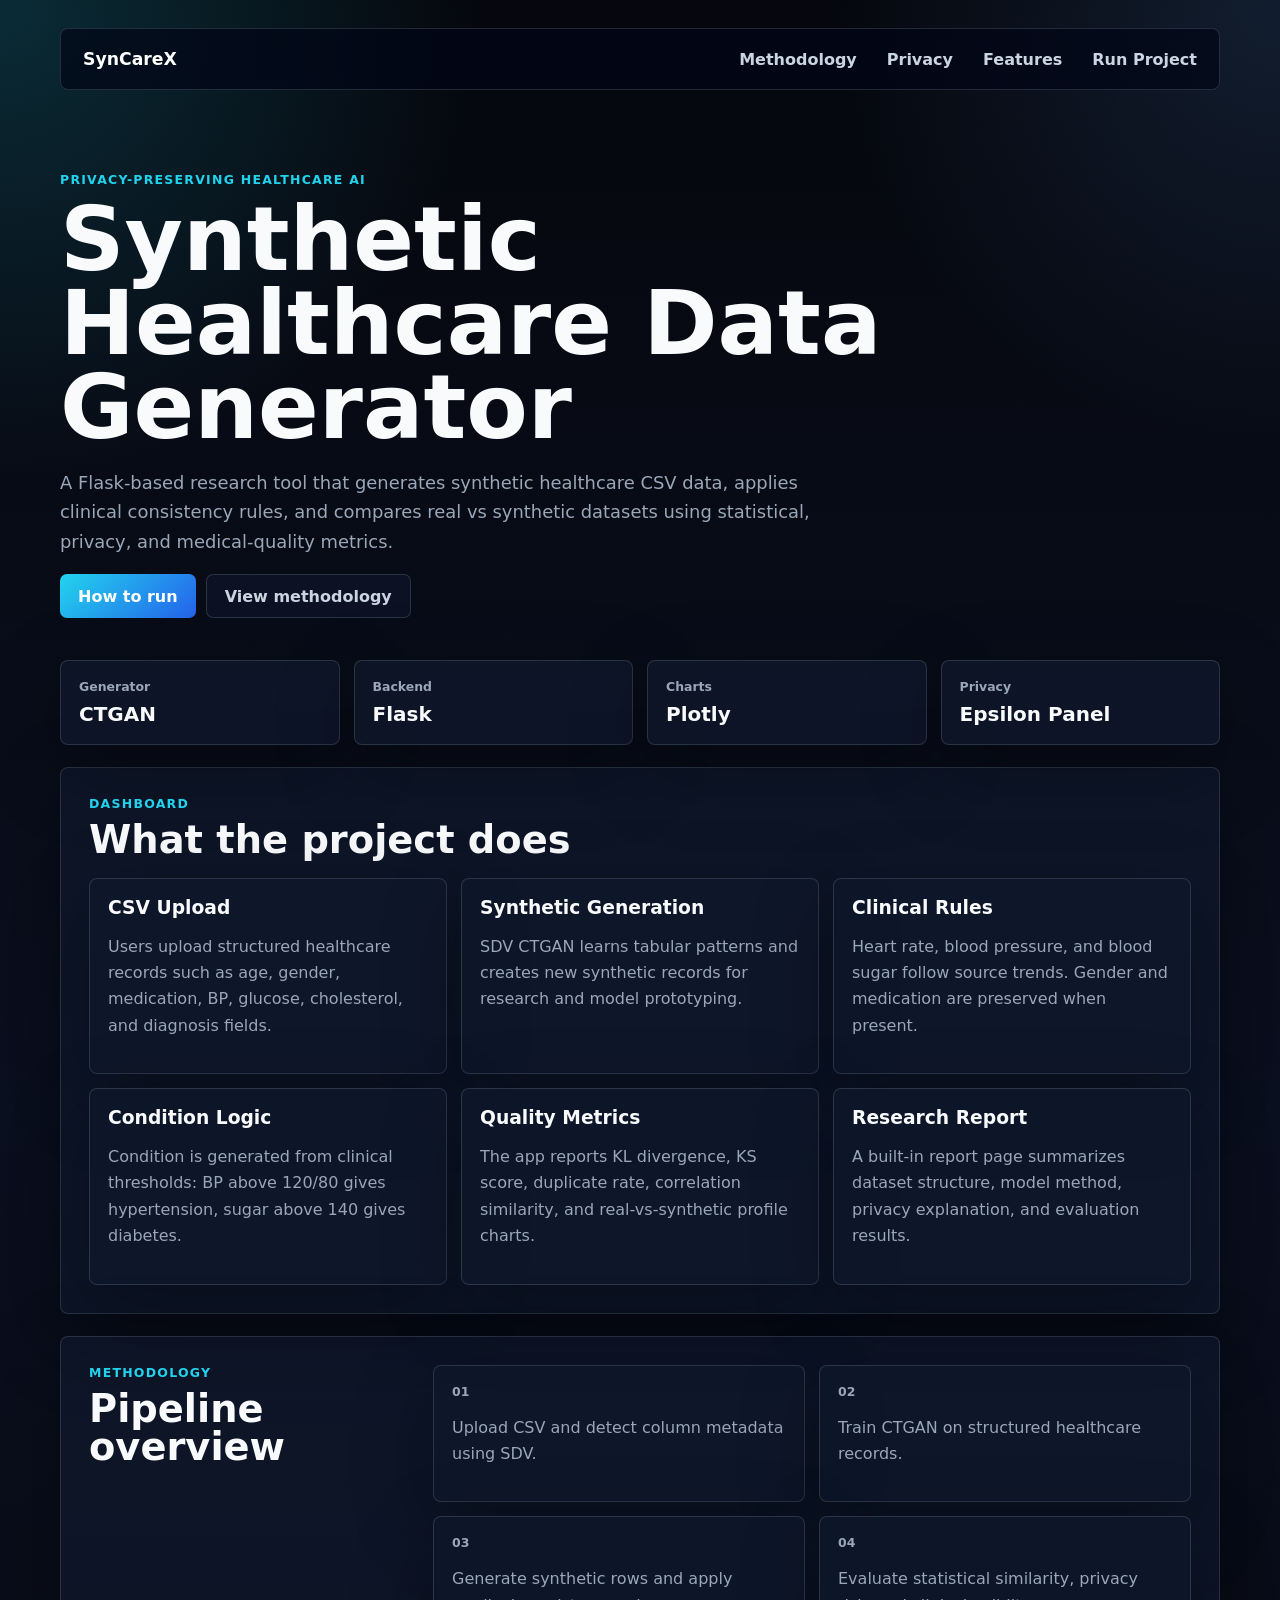
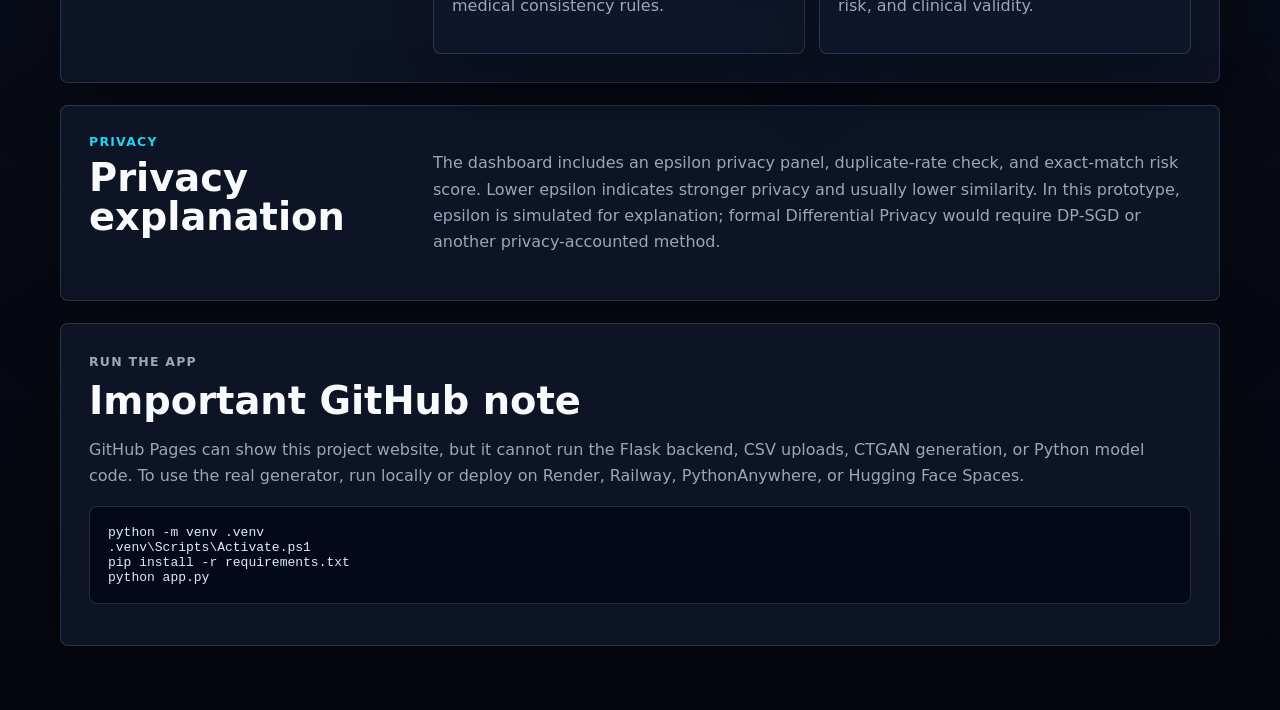
<file: templates/index.html>
<!DOCTYPE html>
<html lang="en">
<head>
    <meta charset="UTF-8">
    <meta name="viewport" content="width=device-width, initial-scale=1.0">
    <title>SynCareX | Synthetic Healthcare Data Generator</title>
    <style>
        :root {
            color-scheme: dark;
            --ink: #f8fafc;
            --muted: #9aa7b8;
            --line: rgba(148, 163, 184, 0.22);
            --panel: rgba(15, 23, 42, 0.84);
            --accent: #22d3ee;
        }

        * {
            box-sizing: border-box;
        }

        body {
            margin: 0;
            min-height: 100vh;
            font-family: Inter, ui-sans-serif, system-ui, -apple-system, BlinkMacSystemFont, "Segoe UI", sans-serif;
            color: var(--ink);
            background:
                radial-gradient(circle at top left, rgba(34, 211, 238, 0.18), transparent 30rem),
                radial-gradient(circle at top right, rgba(96, 165, 250, 0.14), transparent 28rem),
                linear-gradient(180deg, #05070d 0%, #0b1020 48%, #05070d 100%);
        }

        .shell {
            width: min(1160px, calc(100% - 32px));
            margin: 0 auto;
            padding: 28px 0 64px;
        }

        .nav {
            display: flex;
            justify-content: space-between;
            align-items: center;
            gap: 16px;
            padding: 12px;
            border: 1px solid var(--line);
            border-radius: 8px;
            background: rgba(2, 6, 23, 0.72);
        }

        .nav div,
        .hero-actions {
            display: flex;
            flex-wrap: wrap;
            gap: 10px;
        }

        a {
            color: #cbd5e1;
            text-decoration: none;
            font-weight: 800;
        }

        .nav a {
            min-height: 36px;
            display: inline-flex;
            align-items: center;
            padding: 0 10px;
            border-radius: 7px;
        }

        .nav a:hover {
            color: white;
            background: rgba(148, 163, 184, 0.12);
        }

        .brand {
            color: white;
            font-size: 1.08rem;
        }

        .hero {
            padding: 82px 0 42px;
        }

        .eyebrow {
            margin: 0 0 10px;
            color: var(--accent);
            font-size: 0.78rem;
            font-weight: 900;
            letter-spacing: 0.1em;
            text-transform: uppercase;
        }

        h1 {
            max-width: 940px;
            margin: 0;
            font-size: clamp(2.8rem, 7vw, 6.4rem);
            line-height: 0.94;
        }

        h2 {
            margin: 0;
            font-size: clamp(1.8rem, 3vw, 3rem);
            line-height: 1;
        }

        h3 {
            margin: 0 0 10px;
        }

        .lede,
        .copy,
        .run-card p,
        article p,
        .steps p {
            color: var(--muted);
            line-height: 1.65;
        }

        .lede {
            max-width: 780px;
            font-size: 1.12rem;
        }

        .primary,
        .secondary {
            display: inline-flex;
            align-items: center;
            min-height: 44px;
            padding: 0 18px;
            border-radius: 7px;
        }

        .primary {
            color: white;
            background: linear-gradient(135deg, #22d3ee, #2563eb);
        }

        .secondary {
            border: 1px solid var(--line);
            background: rgba(15, 23, 42, 0.68);
        }

        .metrics,
        .grid,
        .steps {
            display: grid;
            gap: 14px;
        }

        .metrics {
            grid-template-columns: repeat(4, minmax(0, 1fr));
        }

        .grid {
            grid-template-columns: repeat(3, minmax(0, 1fr));
        }

        .steps {
            grid-template-columns: repeat(2, minmax(0, 1fr));
        }

        .metrics div,
        article,
        .steps div,
        .section {
            border: 1px solid var(--line);
            border-radius: 8px;
            background: var(--panel);
            box-shadow: 0 24px 80px rgba(0, 0, 0, 0.32);
        }

        .metrics div,
        article,
        .steps div {
            padding: 18px;
        }

        .metrics span,
        .steps span {
            display: block;
            color: var(--muted);
            font-size: 0.78rem;
            font-weight: 900;
        }

        .metrics strong {
            display: block;
            margin-top: 8px;
            font-size: 1.25rem;
        }

        .section {
            margin-top: 22px;
            padding: 28px;
        }

        .section-head {
            margin-bottom: 18px;
        }

        .split {
            display: grid;
            grid-template-columns: 320px minmax(0, 1fr);
            gap: 24px;
        }

        pre {
            overflow-x: auto;
            padding: 18px;
            border: 1px solid var(--line);
            border-radius: 8px;
            background: rgba(2, 6, 23, 0.72);
        }

        code {
            color: #dbeafe;
        }

        @media (max-width: 820px) {
            .nav,
            .split {
                align-items: flex-start;
                grid-template-columns: 1fr;
                flex-direction: column;
            }

            .metrics,
            .grid,
            .steps {
                grid-template-columns: 1fr;
            }
        }
    </style>
</head>
<body>
    <main class="shell">
        <nav class="nav">
            <a class="brand" href="#">SynCareX</a>
            <div>
                <a href="#methodology">Methodology</a>
                <a href="#privacy">Privacy</a>
                <a href="#features">Features</a>
                <a href="#run">Run Project</a>
            </div>
        </nav>

        <section class="hero">
            <p class="eyebrow">Privacy-preserving healthcare AI</p>
            <h1>Synthetic Healthcare Data Generator</h1>
            <p class="lede">
                A Flask-based research tool that generates synthetic healthcare CSV data,
                applies clinical consistency rules, and compares real vs synthetic datasets
                using statistical, privacy, and medical-quality metrics.
            </p>
            <div class="hero-actions">
                <a class="primary" href="#run">How to run</a>
                <a class="secondary" href="#methodology">View methodology</a>
            </div>
        </section>

        <section class="metrics">
            <div><span>Generator</span><strong>CTGAN</strong></div>
            <div><span>Backend</span><strong>Flask</strong></div>
            <div><span>Charts</span><strong>Plotly</strong></div>
            <div><span>Privacy</span><strong>Epsilon Panel</strong></div>
        </section>

        <section id="features" class="section">
            <div class="section-head">
                <p class="eyebrow">Dashboard</p>
                <h2>What the project does</h2>
            </div>
            <div class="grid">
                <article>
                    <h3>CSV Upload</h3>
                    <p>Users upload structured healthcare records such as age, gender, medication, BP, glucose, cholesterol, and diagnosis fields.</p>
                </article>
                <article>
                    <h3>Synthetic Generation</h3>
                    <p>SDV CTGAN learns tabular patterns and creates new synthetic records for research and model prototyping.</p>
                </article>
                <article>
                    <h3>Clinical Rules</h3>
                    <p>Heart rate, blood pressure, and blood sugar follow source trends. Gender and medication are preserved when present.</p>
                </article>
                <article>
                    <h3>Condition Logic</h3>
                    <p>Condition is generated from clinical thresholds: BP above 120/80 gives hypertension, sugar above 140 gives diabetes.</p>
                </article>
                <article>
                    <h3>Quality Metrics</h3>
                    <p>The app reports KL divergence, KS score, duplicate rate, correlation similarity, and real-vs-synthetic profile charts.</p>
                </article>
                <article>
                    <h3>Research Report</h3>
                    <p>A built-in report page summarizes dataset structure, model method, privacy explanation, and evaluation results.</p>
                </article>
            </div>
        </section>

        <section id="methodology" class="section split">
            <div>
                <p class="eyebrow">Methodology</p>
                <h2>Pipeline overview</h2>
            </div>
            <div class="steps">
                <div><span>01</span><p>Upload CSV and detect column metadata using SDV.</p></div>
                <div><span>02</span><p>Train CTGAN on structured healthcare records.</p></div>
                <div><span>03</span><p>Generate synthetic rows and apply medical consistency rules.</p></div>
                <div><span>04</span><p>Evaluate statistical similarity, privacy risk, and clinical validity.</p></div>
            </div>
        </section>

        <section id="privacy" class="section split">
            <div>
                <p class="eyebrow">Privacy</p>
                <h2>Privacy explanation</h2>
            </div>
            <p class="copy">
                The dashboard includes an epsilon privacy panel, duplicate-rate check, and exact-match risk score.
                Lower epsilon indicates stronger privacy and usually lower similarity. In this prototype, epsilon is
                simulated for explanation; formal Differential Privacy would require DP-SGD or another privacy-accounted method.
            </p>
        </section>

        <section id="run" class="section run-card">
            <p class="eyebrow">Run the app</p>
            <h2>Important GitHub note</h2>
            <p>
                GitHub Pages can show this project website, but it cannot run the Flask backend, CSV uploads,
                CTGAN generation, or Python model code. To use the real generator, run locally or deploy on Render,
                Railway, PythonAnywhere, or Hugging Face Spaces.
            </p>
            <pre><code>python -m venv .venv
.venv\Scripts\Activate.ps1
pip install -r requirements.txt
python app.py</code></pre>
        </section>
    </main>
</body>
</html>
</file>
